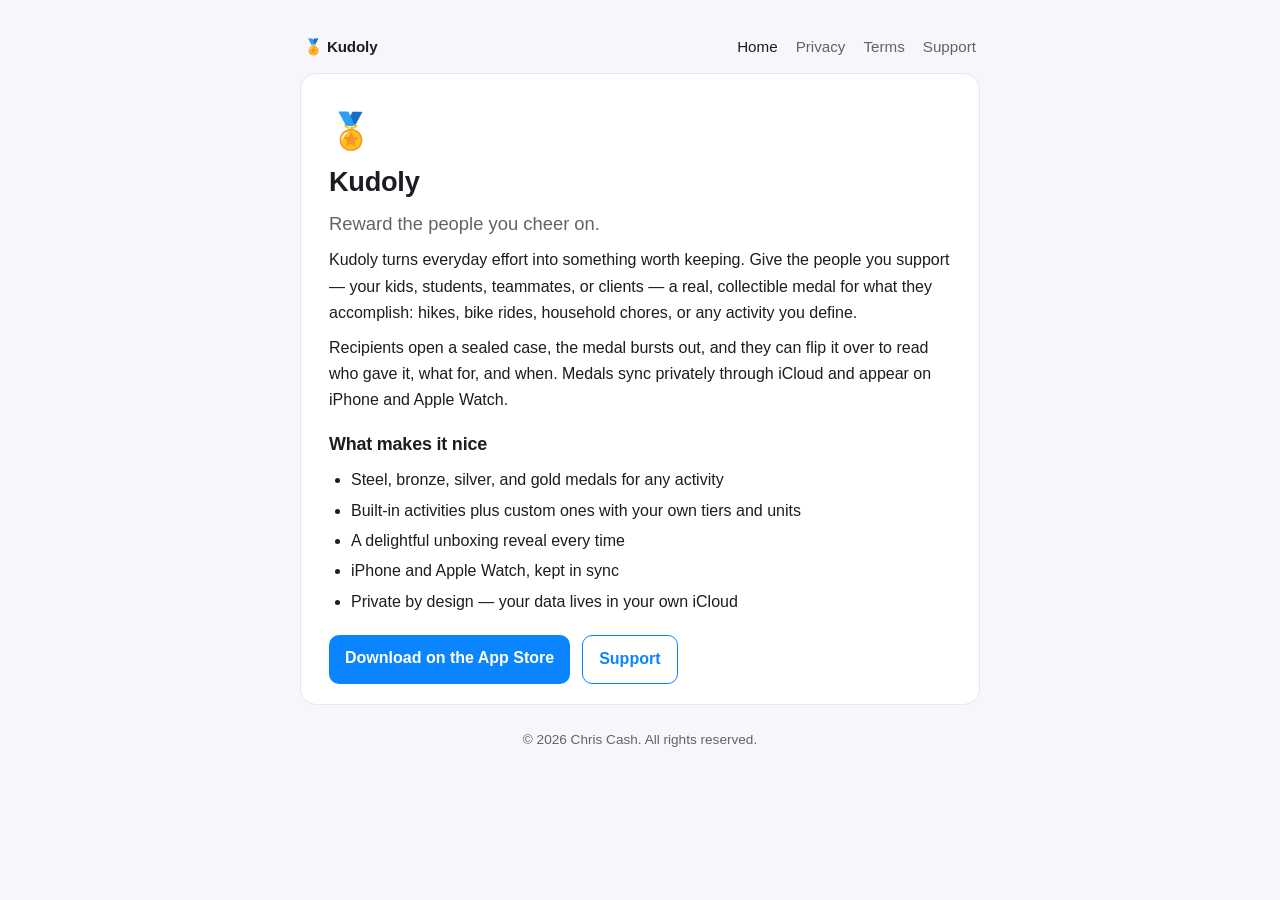
<file: index.html>
<!doctype html>
<html lang="en">
<head>
<meta charset="utf-8">
<meta name="viewport" content="width=device-width, initial-scale=1">
<title>Kudoly — Award medals for real effort</title>
<link rel="icon" href="data:image/svg+xml,<svg xmlns='http://www.w3.org/2000/svg' viewBox='0 0 100 100'><text y='.9em' font-size='90'>🏅</text></svg>">
<link rel="stylesheet" href="style.css">
</head>
<body>
  <div class="wrap">
    <nav>
      <span class="brand">🏅 Kudoly</span>
      <a href="index.html" class="active">Home</a>
      <a href="privacy.html">Privacy</a>
      <a href="terms.html">Terms</a>
      <a href="support.html">Support</a>
    </nav>

    <div class="card">
      <div class="eyebrow">🏅</div>
      <h1>Kudoly</h1>
      <p class="tagline">Reward the people you cheer on.</p>

      <p>Kudoly turns everyday effort into something worth keeping. Give the people
      you support — your kids, students, teammates, or clients — a real, collectible
      medal for what they accomplish: hikes, bike rides, household chores, or any
      activity you define.</p>

      <p>Recipients open a sealed case, the medal bursts out, and they can flip it
      over to read who gave it, what for, and when. Medals sync privately through
      iCloud and appear on iPhone and Apple Watch.</p>

      <h2>What makes it nice</h2>
      <ul>
        <li>Steel, bronze, silver, and gold medals for any activity</li>
        <li>Built-in activities plus custom ones with your own tiers and units</li>
        <li>A delightful unboxing reveal every time</li>
        <li>iPhone and Apple Watch, kept in sync</li>
        <li>Private by design — your data lives in your own iCloud</li>
      </ul>

      <div class="links">
        <a class="btn" href="#">Download on the App Store</a>
        <a class="btn secondary" href="support.html">Support</a>
      </div>
    </div>

    <footer>© 2026 Chris Cash. All rights reserved.</footer>
  </div>
</body>
</html>
</file>
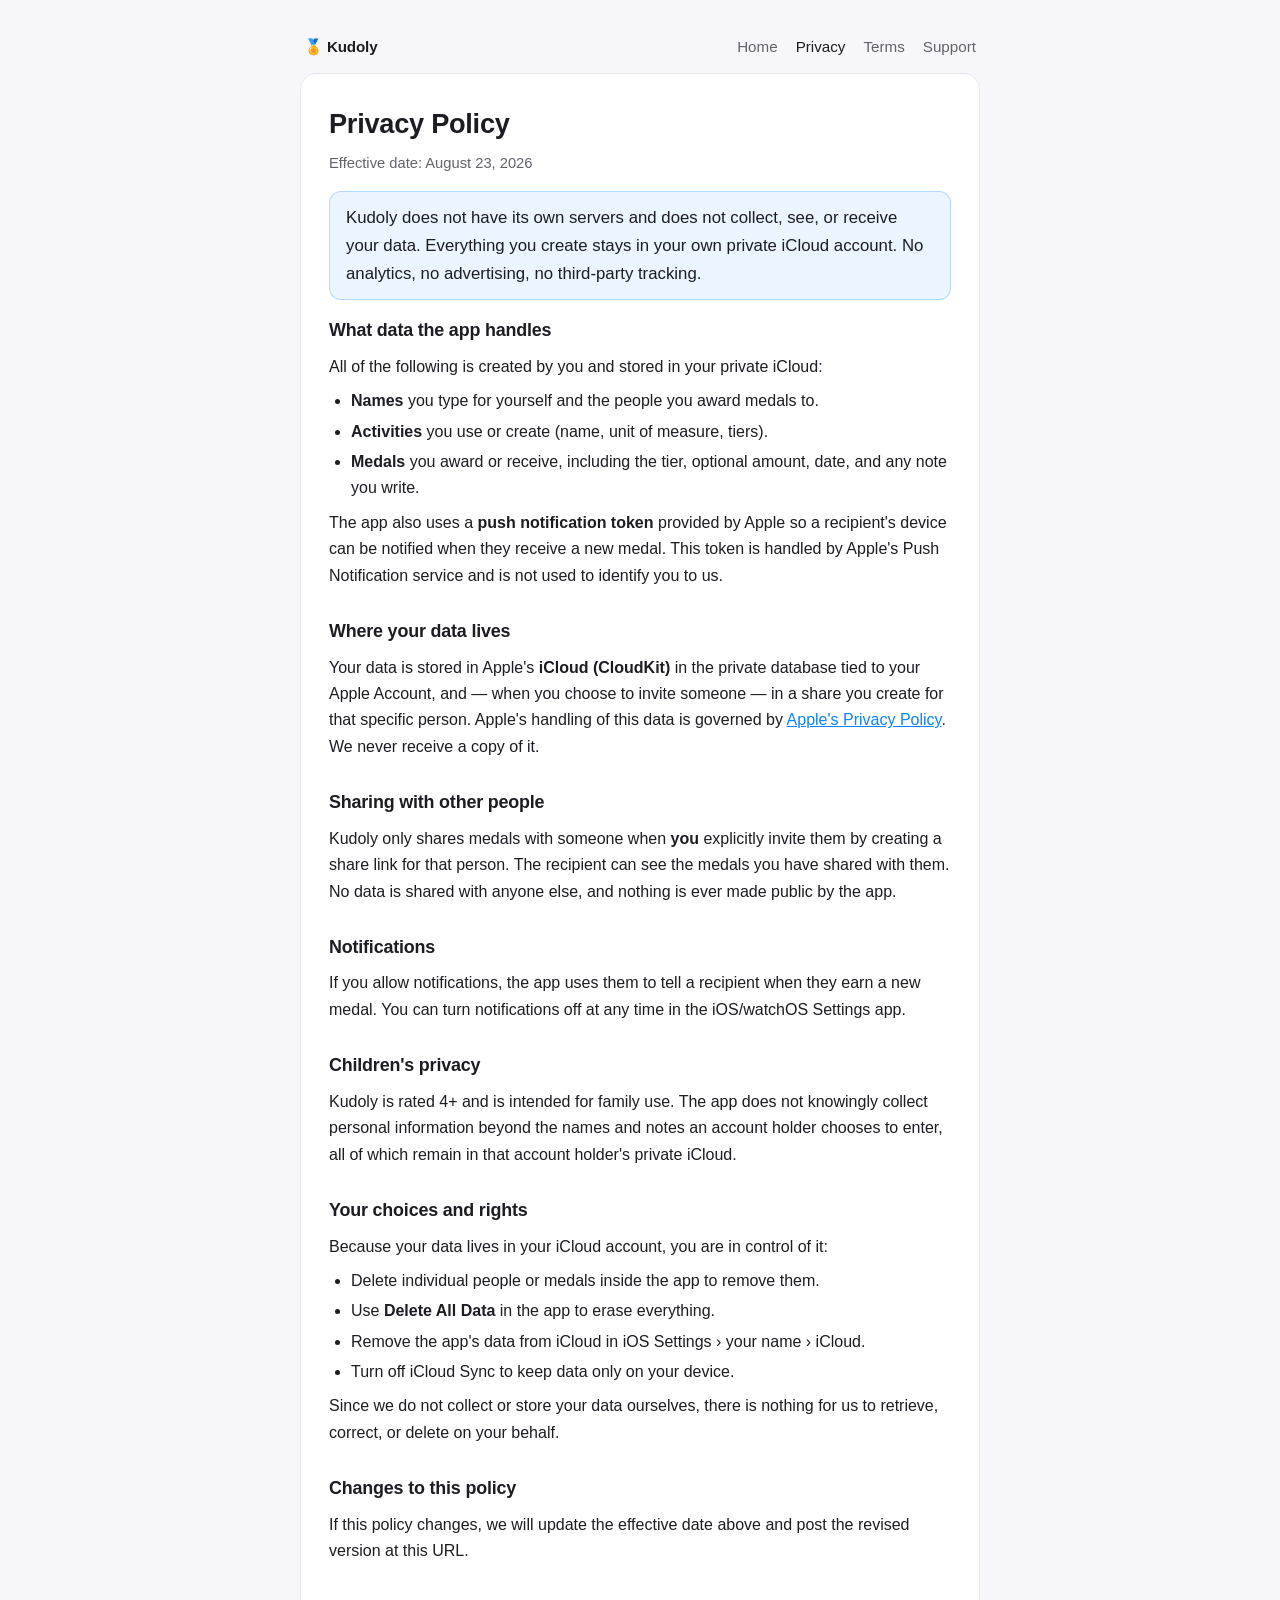
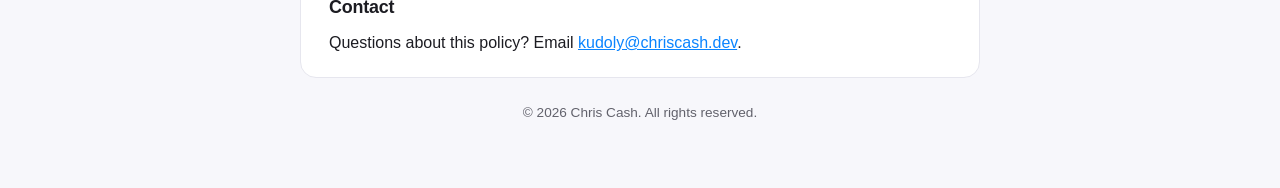
<file: privacy.html>
<!doctype html>
<html lang="en">
<head>
<meta charset="utf-8">
<meta name="viewport" content="width=device-width, initial-scale=1">
<title>Kudoly — Privacy Policy</title>
<link rel="icon" href="data:image/svg+xml,<svg xmlns='http://www.w3.org/2000/svg' viewBox='0 0 100 100'><text y='.9em' font-size='90'>🏅</text></svg>">
<link rel="stylesheet" href="style.css">
</head>
<body>
  <div class="wrap">
    <nav>
      <span class="brand">🏅 Kudoly</span>
      <a href="index.html">Home</a>
      <a href="privacy.html" class="active">Privacy</a>
      <a href="terms.html">Terms</a>
      <a href="support.html">Support</a>
    </nav>

    <div class="card">
      <h1>Privacy Policy</h1>
      <p class="meta">Effective date: August 23, 2026</p>

      <p class="lede">Kudoly does not have its own servers and does not collect,
      see, or receive your data. Everything you create stays in your own private
      iCloud account. No analytics, no advertising, no third-party tracking.</p>

      <h2>What data the app handles</h2>
      <p>All of the following is created by you and stored in your private iCloud:</p>
      <ul>
        <li><strong>Names</strong> you type for yourself and the people you award medals to.</li>
        <li><strong>Activities</strong> you use or create (name, unit of measure, tiers).</li>
        <li><strong>Medals</strong> you award or receive, including the tier, optional amount, date, and any note you write.</li>
      </ul>
      <p>The app also uses a <strong>push notification token</strong> provided by
      Apple so a recipient's device can be notified when they receive a new medal.
      This token is handled by Apple's Push Notification service and is not used to
      identify you to us.</p>

      <h2>Where your data lives</h2>
      <p>Your data is stored in Apple's <strong>iCloud (CloudKit)</strong> in the
      private database tied to your Apple Account, and — when you choose to invite
      someone — in a share you create for that specific person. Apple's handling of
      this data is governed by
      <a href="https://www.apple.com/legal/privacy/">Apple's Privacy Policy</a>.
      We never receive a copy of it.</p>

      <h2>Sharing with other people</h2>
      <p>Kudoly only shares medals with someone when <strong>you</strong> explicitly
      invite them by creating a share link for that person. The recipient can see
      the medals you have shared with them. No data is shared with anyone else, and
      nothing is ever made public by the app.</p>

      <h2>Notifications</h2>
      <p>If you allow notifications, the app uses them to tell a recipient when they
      earn a new medal. You can turn notifications off at any time in the
      iOS/watchOS Settings app.</p>

      <h2>Children's privacy</h2>
      <p>Kudoly is rated 4+ and is intended for family use. The app does not
      knowingly collect personal information beyond the names and notes an account
      holder chooses to enter, all of which remain in that account holder's private
      iCloud.</p>

      <h2>Your choices and rights</h2>
      <p>Because your data lives in your iCloud account, you are in control of it:</p>
      <ul>
        <li>Delete individual people or medals inside the app to remove them.</li>
        <li>Use <strong>Delete All Data</strong> in the app to erase everything.</li>
        <li>Remove the app's data from iCloud in iOS Settings › your name › iCloud.</li>
        <li>Turn off iCloud Sync to keep data only on your device.</li>
      </ul>
      <p>Since we do not collect or store your data ourselves, there is nothing for
      us to retrieve, correct, or delete on your behalf.</p>

      <h2>Changes to this policy</h2>
      <p>If this policy changes, we will update the effective date above and post the
      revised version at this URL.</p>

      <h2>Contact</h2>
      <p>Questions about this policy? Email
      <a href="mailto:kudoly@chriscash.dev">kudoly@chriscash.dev</a>.</p>
    </div>

    <footer>© 2026 Chris Cash. All rights reserved.</footer>
  </div>
</body>
</html>
</file>
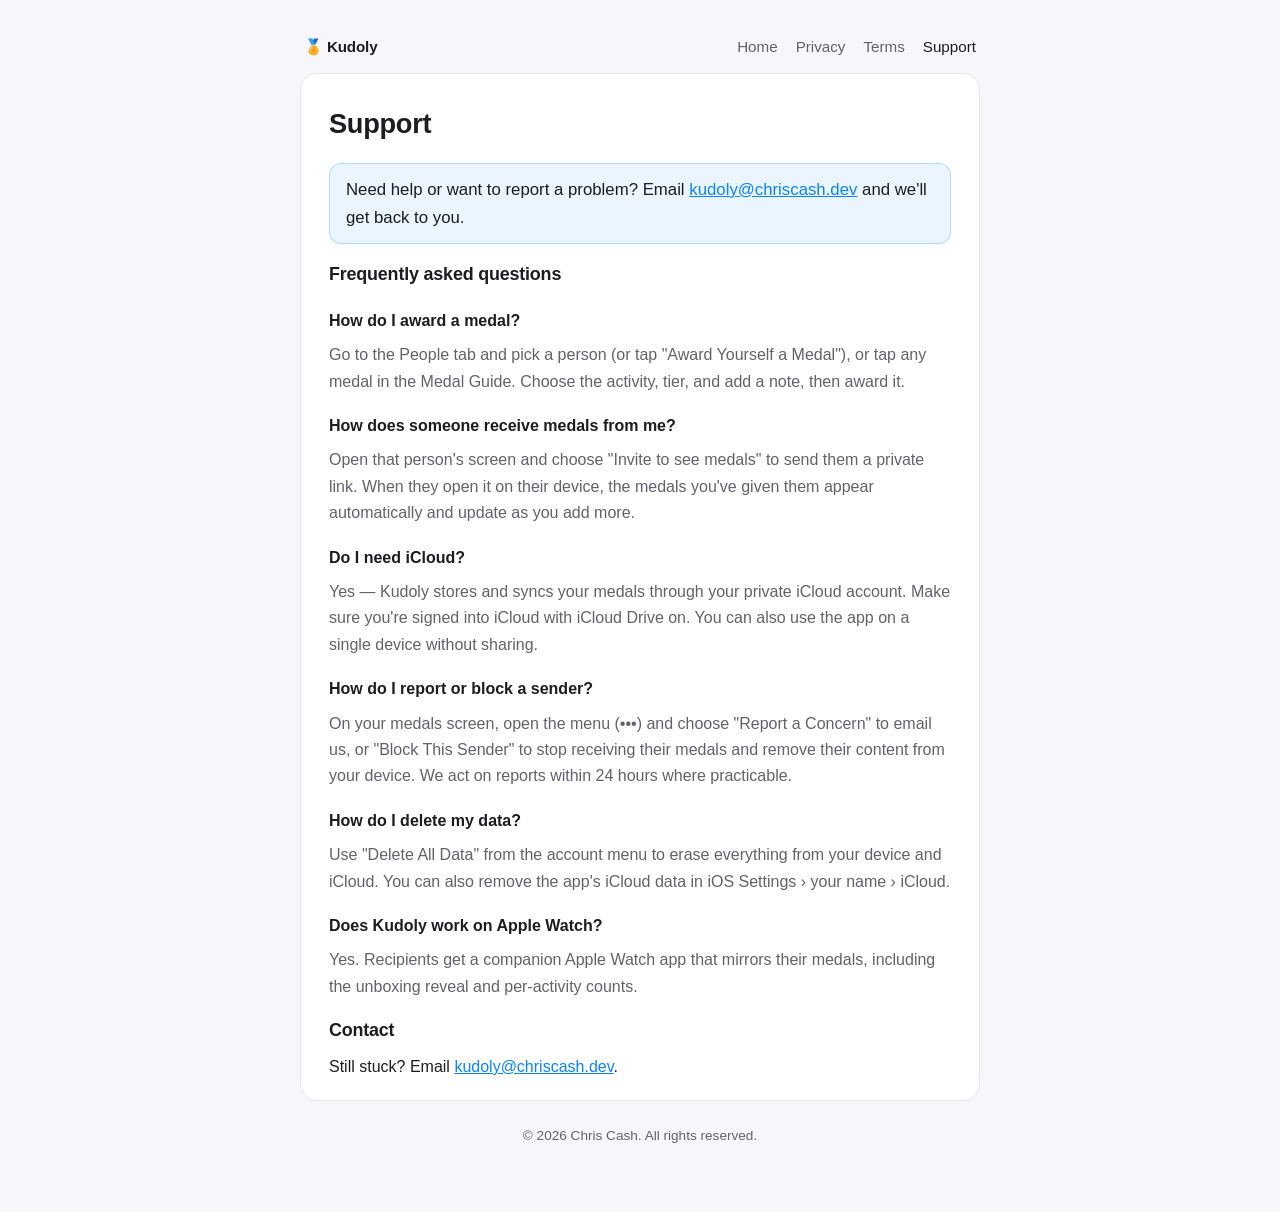
<file: support.html>
<!doctype html>
<html lang="en">
<head>
<meta charset="utf-8">
<meta name="viewport" content="width=device-width, initial-scale=1">
<title>Kudoly — Support</title>
<link rel="icon" href="data:image/svg+xml,<svg xmlns='http://www.w3.org/2000/svg' viewBox='0 0 100 100'><text y='.9em' font-size='90'>🏅</text></svg>">
<link rel="stylesheet" href="style.css">
</head>
<body>
  <div class="wrap">
    <nav>
      <span class="brand">🏅 Kudoly</span>
      <a href="index.html">Home</a>
      <a href="privacy.html">Privacy</a>
      <a href="terms.html">Terms</a>
      <a href="support.html" class="active">Support</a>
    </nav>

    <div class="card">
      <h1>Support</h1>
      <p class="lede">Need help or want to report a problem? Email
      <a href="mailto:kudoly@chriscash.dev">kudoly@chriscash.dev</a> and we'll get
      back to you.</p>

      <div class="faq">
        <h2>Frequently asked questions</h2>

        <h3>How do I award a medal?</h3>
        <p>Go to the People tab and pick a person (or tap "Award Yourself a Medal"),
        or tap any medal in the Medal Guide. Choose the activity, tier, and add a
        note, then award it.</p>

        <h3>How does someone receive medals from me?</h3>
        <p>Open that person's screen and choose "Invite to see medals" to send them a
        private link. When they open it on their device, the medals you've given them
        appear automatically and update as you add more.</p>

        <h3>Do I need iCloud?</h3>
        <p>Yes — Kudoly stores and syncs your medals through your private iCloud
        account. Make sure you're signed into iCloud with iCloud Drive on. You can
        also use the app on a single device without sharing.</p>

        <h3>How do I report or block a sender?</h3>
        <p>On your medals screen, open the menu (•••) and choose "Report a Concern"
        to email us, or "Block This Sender" to stop receiving their medals and remove
        their content from your device. We act on reports within 24 hours where
        practicable.</p>

        <h3>How do I delete my data?</h3>
        <p>Use "Delete All Data" from the account menu to erase everything from your
        device and iCloud. You can also remove the app's iCloud data in iOS
        Settings › your name › iCloud.</p>

        <h3>Does Kudoly work on Apple Watch?</h3>
        <p>Yes. Recipients get a companion Apple Watch app that mirrors their medals,
        including the unboxing reveal and per-activity counts.</p>
      </div>

      <h2>Contact</h2>
      <p>Still stuck? Email <a href="mailto:kudoly@chriscash.dev">kudoly@chriscash.dev</a>.</p>
    </div>

    <footer>© 2026 Chris Cash. All rights reserved.</footer>
  </div>
</body>
</html>
</file>
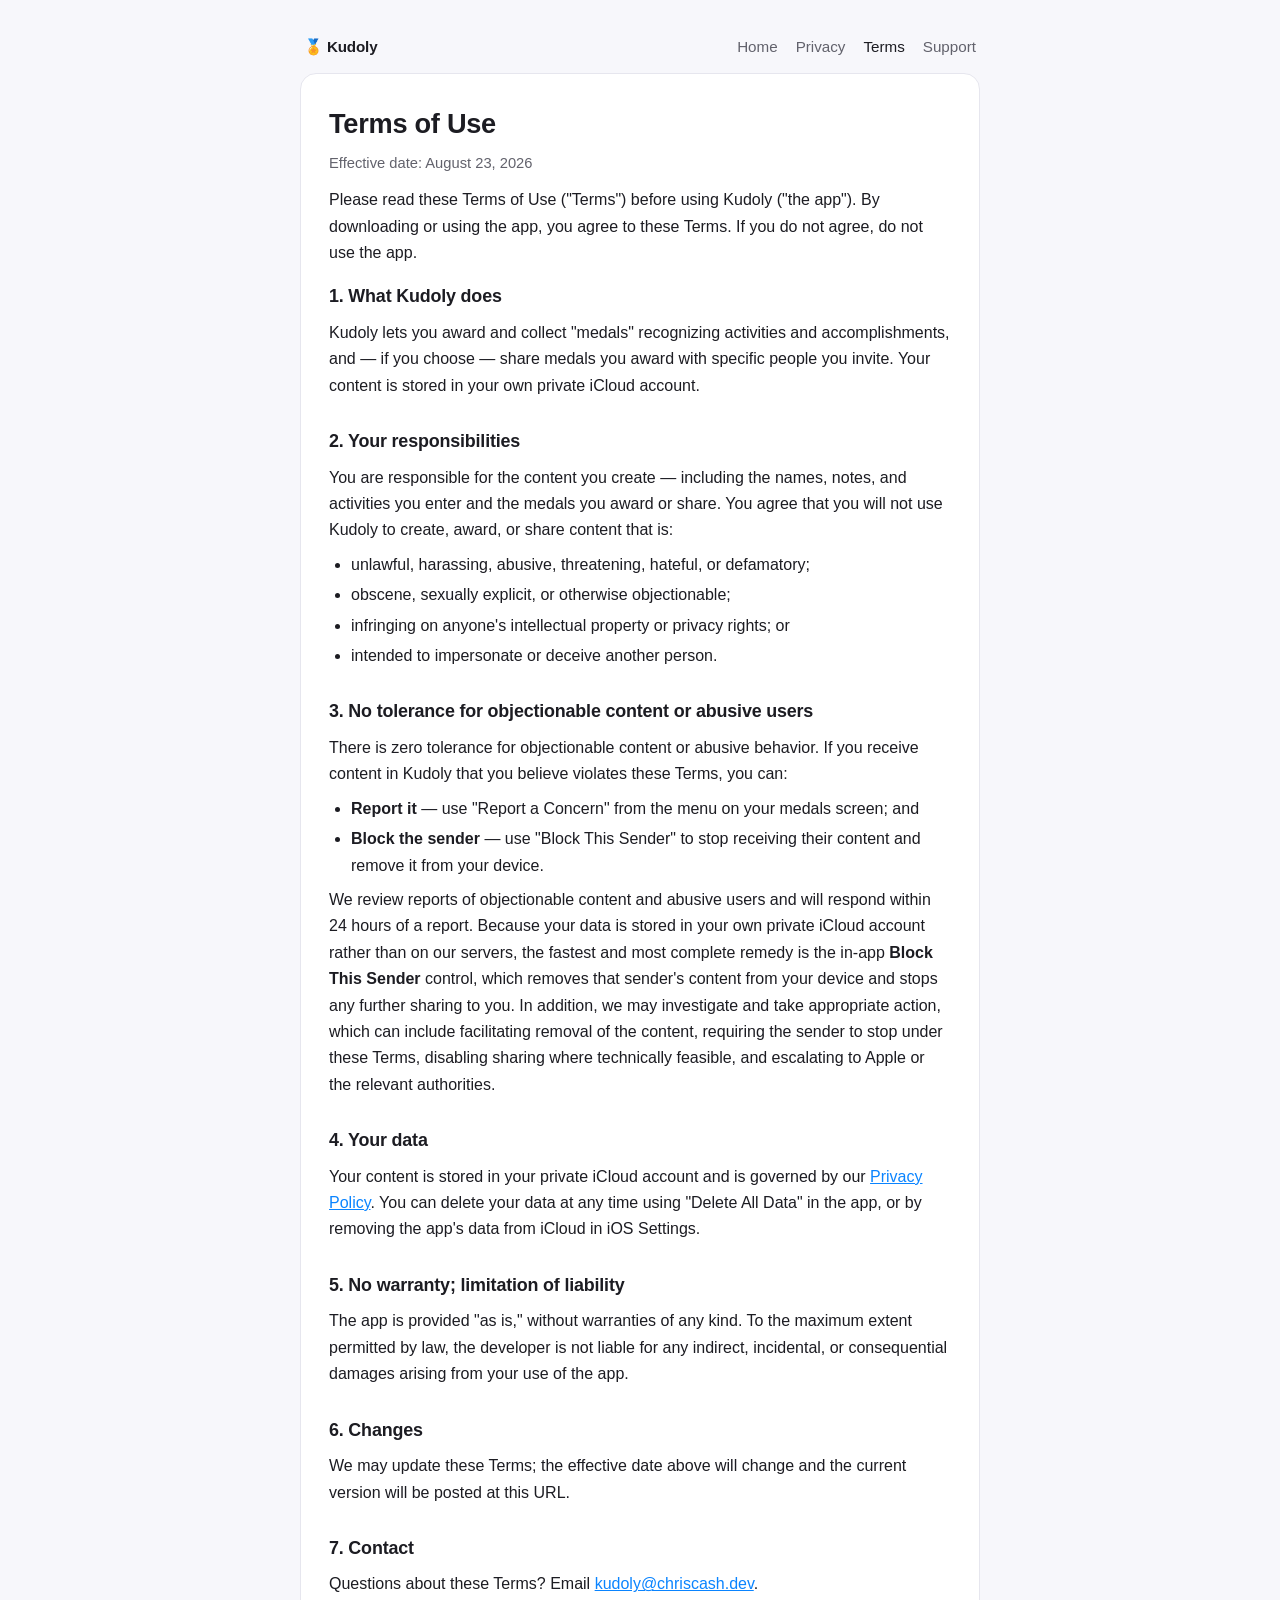
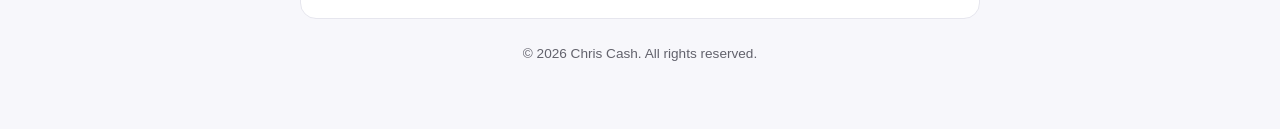
<file: terms.html>
<!doctype html>
<html lang="en">
<head>
<meta charset="utf-8">
<meta name="viewport" content="width=device-width, initial-scale=1">
<title>Kudoly — Terms of Use</title>
<link rel="icon" href="data:image/svg+xml,<svg xmlns='http://www.w3.org/2000/svg' viewBox='0 0 100 100'><text y='.9em' font-size='90'>🏅</text></svg>">
<link rel="stylesheet" href="style.css">
</head>
<body>
  <div class="wrap">
    <nav>
      <span class="brand">🏅 Kudoly</span>
      <a href="index.html">Home</a>
      <a href="privacy.html">Privacy</a>
      <a href="terms.html" class="active">Terms</a>
      <a href="support.html">Support</a>
    </nav>

    <div class="card">
      <h1>Terms of Use</h1>
      <p class="meta">Effective date: August 23, 2026</p>

      <p>Please read these Terms of Use ("Terms") before using Kudoly ("the app").
      By downloading or using the app, you agree to these Terms. If you do not
      agree, do not use the app.</p>

      <h2>1. What Kudoly does</h2>
      <p>Kudoly lets you award and collect "medals" recognizing activities and
      accomplishments, and — if you choose — share medals you award with specific
      people you invite. Your content is stored in your own private iCloud account.</p>

      <h2>2. Your responsibilities</h2>
      <p>You are responsible for the content you create — including the names, notes,
      and activities you enter and the medals you award or share. You agree that you
      will not use Kudoly to create, award, or share content that is:</p>
      <ul>
        <li>unlawful, harassing, abusive, threatening, hateful, or defamatory;</li>
        <li>obscene, sexually explicit, or otherwise objectionable;</li>
        <li>infringing on anyone's intellectual property or privacy rights; or</li>
        <li>intended to impersonate or deceive another person.</li>
      </ul>

      <h2>3. No tolerance for objectionable content or abusive users</h2>
      <p>There is zero tolerance for objectionable content or abusive behavior. If
      you receive content in Kudoly that you believe violates these Terms, you can:</p>
      <ul>
        <li><strong>Report it</strong> — use "Report a Concern" from the menu on your medals screen; and</li>
        <li><strong>Block the sender</strong> — use "Block This Sender" to stop receiving their content and remove it from your device.</li>
      </ul>
      <p>We review reports of objectionable content and abusive users and will respond
      within 24 hours of a report. Because your data is stored in your own private
      iCloud account rather than on our servers, the fastest and most complete remedy
      is the in-app <strong>Block This Sender</strong> control, which removes that
      sender's content from your device and stops any further sharing to you. In
      addition, we may investigate and take appropriate action, which can include
      facilitating removal of the content, requiring the sender to stop under these
      Terms, disabling sharing where technically feasible, and escalating to Apple or
      the relevant authorities.</p>

      <h2>4. Your data</h2>
      <p>Your content is stored in your private iCloud account and is governed by our
      <a href="privacy.html">Privacy Policy</a>. You can delete your data at any time
      using "Delete All Data" in the app, or by removing the app's data from iCloud
      in iOS Settings.</p>

      <h2>5. No warranty; limitation of liability</h2>
      <p>The app is provided "as is," without warranties of any kind. To the maximum
      extent permitted by law, the developer is not liable for any indirect,
      incidental, or consequential damages arising from your use of the app.</p>

      <h2>6. Changes</h2>
      <p>We may update these Terms; the effective date above will change and the
      current version will be posted at this URL.</p>

      <h2>7. Contact</h2>
      <p>Questions about these Terms? Email
      <a href="mailto:kudoly@chriscash.dev">kudoly@chriscash.dev</a>.</p>
    </div>

    <footer>© 2026 Chris Cash. All rights reserved.</footer>
  </div>
</body>
</html>
</file>
<file: style.css>
:root {
  --bg: #f7f7fb;
  --card: #ffffff;
  --text: #1c1c22;
  --muted: #62626c;
  --rule: #e6e6ee;
  --accent: #0a84ff;
}
@media (prefers-color-scheme: dark) {
  :root {
    --bg: #0c0c0f;
    --card: #16161b;
    --text: #ececf1;
    --muted: #9a9aa5;
    --rule: #2a2a31;
    --accent: #4c9cff;
  }
}
* { box-sizing: border-box; }
body {
  margin: 0;
  background: var(--bg);
  color: var(--text);
  font: 16px/1.65 -apple-system, BlinkMacSystemFont, "Segoe UI", Roboto, Helvetica, Arial, sans-serif;
  -webkit-text-size-adjust: 100%;
}
.wrap { max-width: 720px; margin: 0 auto; padding: 20px 20px 64px; }
nav {
  display: flex; align-items: center; gap: 18px;
  padding: 14px 4px; font-size: 0.95rem;
}
nav .brand { font-weight: 700; letter-spacing: -0.01em; margin-right: auto; }
nav a { color: var(--muted); text-decoration: none; }
nav a:hover, nav a.active { color: var(--text); }
.card {
  background: var(--card);
  border: 1px solid var(--rule);
  border-radius: 16px;
  padding: 28px 28px 12px;
}
.eyebrow { font-size: 2.2rem; }
h1 { font-size: 1.7rem; margin: 0 0 4px; letter-spacing: -0.01em; }
h2 { font-size: 1.12rem; margin: 28px 0 6px; letter-spacing: -0.01em; }
h2:first-of-type { margin-top: 16px; }
h3 { font-size: 1rem; font-weight: 600; margin: 18px 0 2px; }
p { margin: 8px 0; }
ul { margin: 8px 0; padding-left: 22px; }
li { margin: 4px 0; }
.faq h3 + p { color: var(--muted); }
a { color: var(--accent); }
.meta { color: var(--muted); font-size: 0.92rem; margin: 0 0 12px; }
.lede {
  font-size: 1.05rem;
  background: color-mix(in srgb, var(--accent) 8%, transparent);
  border: 1px solid color-mix(in srgb, var(--accent) 25%, transparent);
  border-radius: 12px;
  padding: 12px 16px;
  margin: 16px 0 4px;
}
.tagline { color: var(--muted); font-size: 1.15rem; margin-top: 0; }
.links { display: flex; flex-wrap: wrap; gap: 12px; margin: 20px 0 8px; }
.btn {
  display: inline-block; text-decoration: none; font-weight: 600;
  padding: 10px 16px; border-radius: 10px;
  background: var(--accent); color: #fff;
}
.btn.secondary { background: transparent; color: var(--accent); border: 1px solid var(--accent); }
footer { color: var(--muted); font-size: 0.85rem; text-align: center; margin-top: 24px; }
</file>
